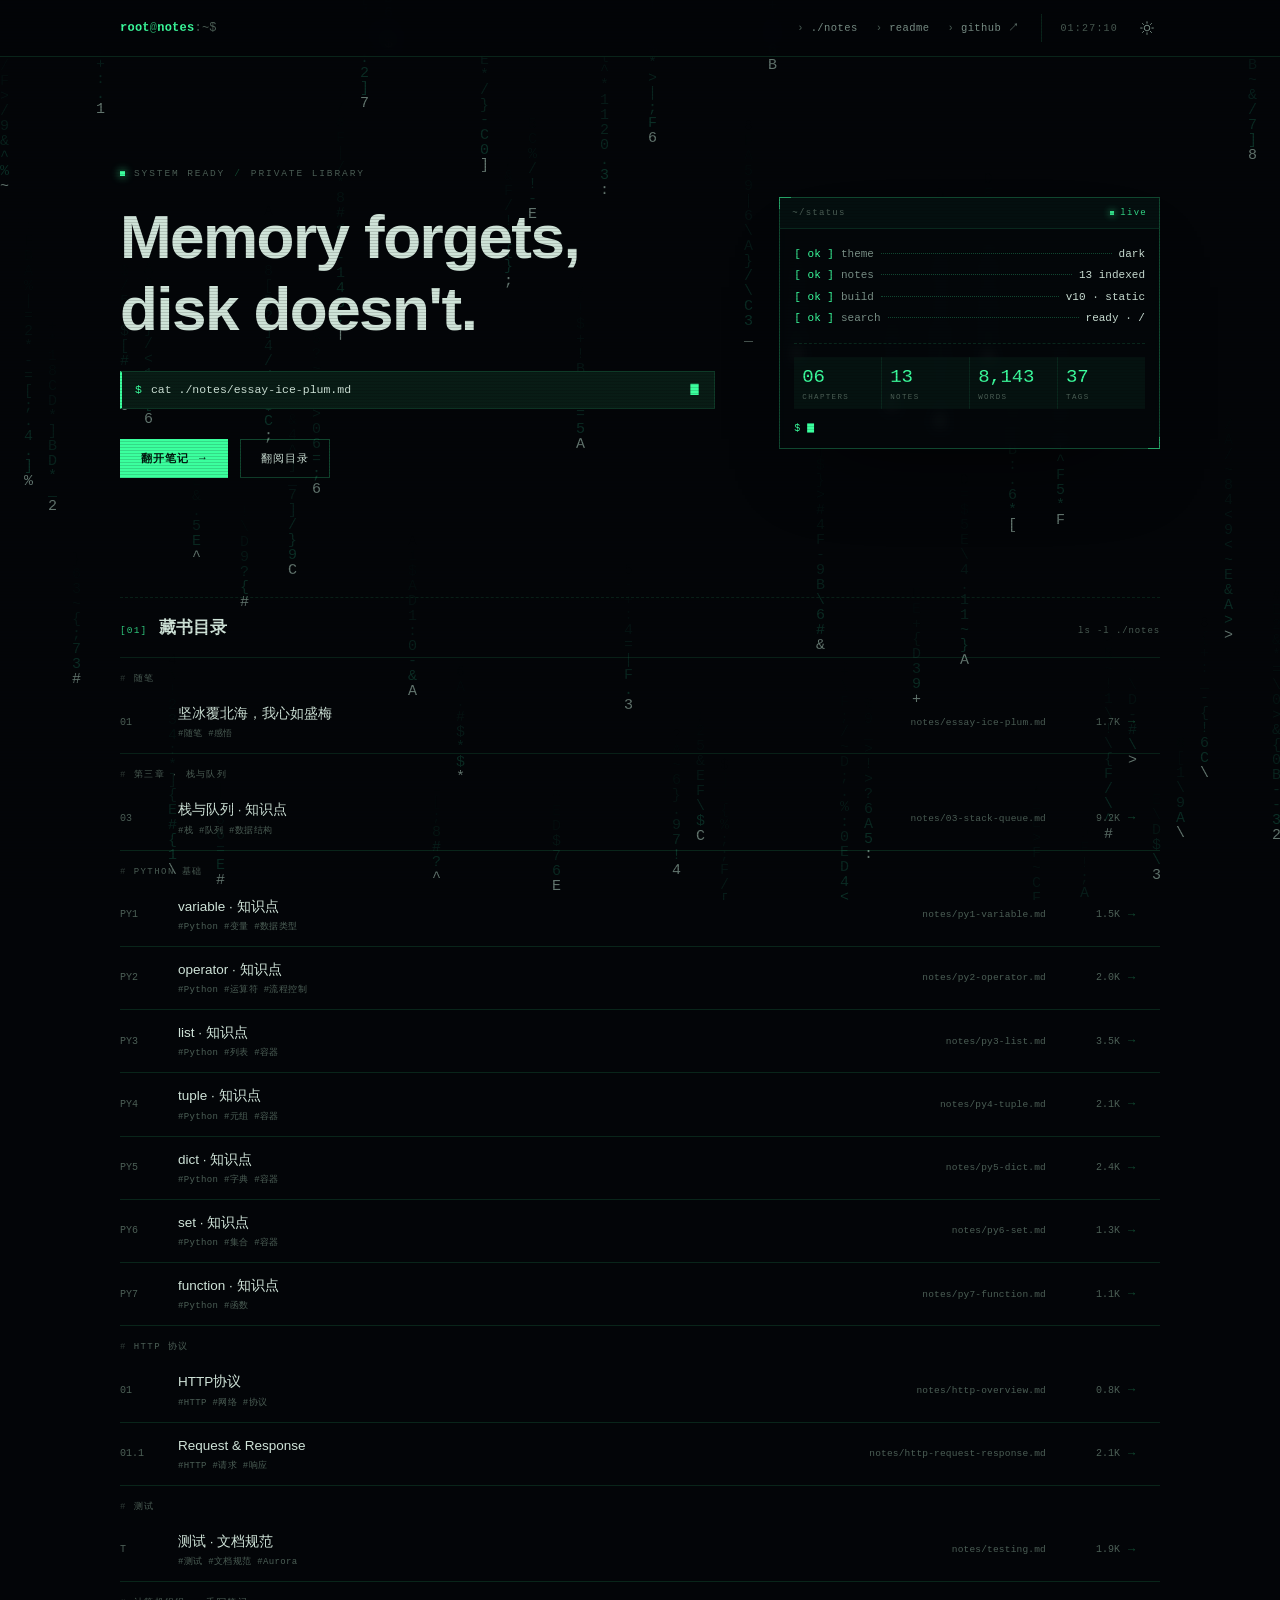
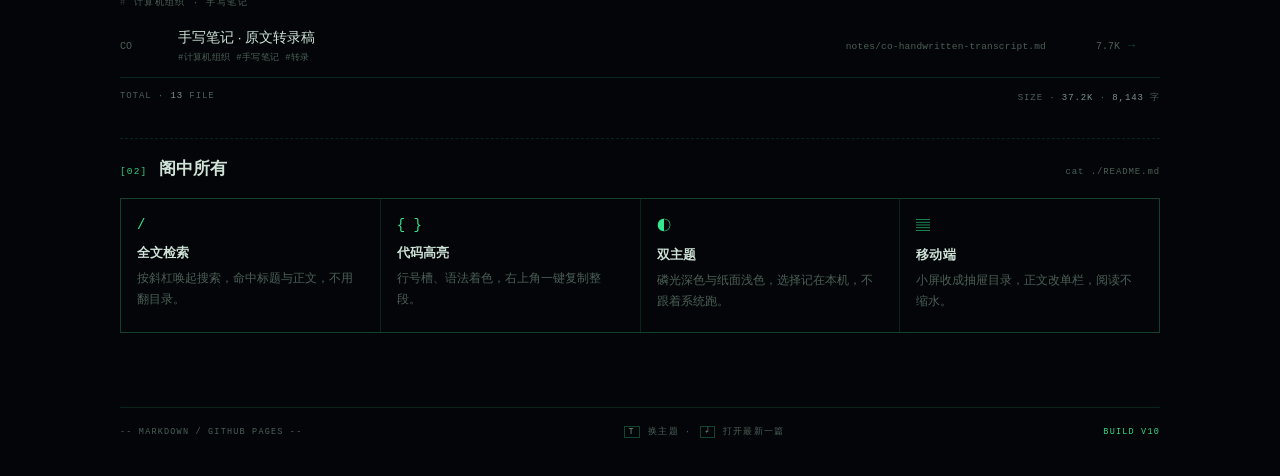
<file: index.html>
<!doctype html>
<html lang="zh-CN" data-theme="dark">
<head>
<meta charset="utf-8" />
<script>document.documentElement.classList.add("js");(function(){try{var t=localStorage.getItem("notes.theme");if(t==="light")document.documentElement.setAttribute("data-theme","light");}catch(e){}})();</script>
<script>
/* 旧链接兼容：以前 index.html#/<id> 直接指向笔记，现在阅读页是 read.html */
(function () {
  var h = location.hash || "";
  if (/^#\/\S/.test(h)) location.replace("read.html" + h);
})();
</script>
<meta name="viewport" content="width=device-width, initial-scale=1" />
<title>root@notes:~</title>
<meta name="description" content="root@notes — 一间存笔记的小书阁。数据结构与算法，一章一章往下写。" />
<meta name="theme-color" content="#030508" />
<link rel="icon" href="data:image/svg+xml,<svg xmlns='http://www.w3.org/2000/svg' viewBox='0 0 32 32'><rect width='32' height='32' fill='%23030508'/><rect x='8' y='9' width='3' height='14' fill='%233BFF9E'/><rect x='14' y='9' width='3' height='6' fill='%233BFF9E'/><rect x='20' y='9' width='3' height='6' fill='%233BFF9E'/><rect x='14' y='18' width='9' height='3' fill='%233BFF9E'/></svg>" />
<link rel="stylesheet" href="assets/home.css?v=6" />
</head>
<body>

<canvas id="scene" aria-hidden="true"></canvas>
<div class="crt" aria-hidden="true"></div>

<header class="bar">
  <div class="bar-in">
    <a class="logo" href="./">root<span class="at">@</span>notes<span class="path">:~$</span></a>
    <nav class="bar-nav">
      <a class="bar-link" href="read.html">./notes</a>
      <a class="bar-link" href="README.md">readme</a>
      <a class="bar-link" href="https://github.com/z-kyle1219/notes" target="_blank" rel="noopener">github ↗</a>
    </nav>
    <div class="bar-meta">
      <span class="clock" id="clock">--:--:--</span>
      <button class="icon-btn" id="themeBtn" aria-label="切换主题"></button>
    </div>
  </div>
</header>

<main class="shell">

  <section class="hero">
    <div class="hero-copy">
      <p class="kicker">
        <span class="led"></span>system ready
        <span class="sep">/</span>
        private library
      </p>

      <h1>Memory forgets,<br />disk doesn't.</h1>

      <div class="termline">
        <span class="ps1">$</span>
        <span class="cmd" id="cmdText"></span>
        <span class="caret">▊</span>
      </div>

      <div class="cta">
        <a class="btn solid" id="ctaMain" href="read.html#/ds-stack-queue">翻开笔记 <span class="arw">→</span></a>
        <a class="btn" href="#index">翻阅目录</a>
      </div>
    </div>

    <aside class="panel" aria-label="站点状态">
      <div class="panel-bar">
        <span>~/status</span>
        <span class="live"><i></i>live</span>
      </div>
      <div class="panel-body">
        <div class="bootline"><span class="ok">[ ok ]</span><span class="k">theme</span><span class="dots"></span><span class="v" data-boot="theme">dark</span></div>
        <div class="bootline"><span class="ok">[ ok ]</span><span class="k">notes</span><span class="dots"></span><span class="v" data-boot="notes">— indexed</span></div>
        <div class="bootline"><span class="ok">[ ok ]</span><span class="k">build</span><span class="dots"></span><span class="v">v10 · static</span></div>
        <div class="bootline"><span class="ok">[ ok ]</span><span class="k">search</span><span class="dots"></span><span class="v">ready · /</span></div>

        <hr />

        <div class="stats">
          <div class="stat"><div class="n" id="statChapters">00</div><div class="l">chapters</div></div>
          <div class="stat"><div class="n" id="statNotes">00</div><div class="l">notes</div></div>
          <div class="stat"><div class="n" id="statWords">—</div><div class="l">words</div></div>
          <div class="stat"><div class="n" id="statTags">00</div><div class="l">tags</div></div>
        </div>

        <div class="panel-foot">
          <span class="ps1">$</span>
          <span class="caret">▊</span>
        </div>
      </div>
    </aside>
  </section>

  <section class="sec" id="index">
    <div class="sec-head">
      <span class="sec-num">[01]</span>
      <h2>藏书目录</h2>
      <span class="sec-note">ls -l ./notes</span>
    </div>

    <div class="idx" id="chapterList">
      <div class="idx-empty">正在读取 notes/index.json …</div>
    </div>

    <div class="idx-foot">
      <span id="idxTotal">TOTAL · —</span>
      <span id="idxSize">SIZE · —</span>
    </div>
  </section>

  <section class="sec">
    <div class="sec-head">
      <span class="sec-num">[02]</span>
      <h2>阁中所有</h2>
      <span class="sec-note">cat ./README.md</span>
    </div>

    <div class="caps">
      <div class="cap">
        <span class="sym">/</span>
        <h3>全文检索</h3>
        <p>按斜杠唤起搜索，命中标题与正文，不用翻目录。</p>
      </div>
      <div class="cap">
        <span class="sym">{ }</span>
        <h3>代码高亮</h3>
        <p>行号槽、语法着色，右上角一键复制整段。</p>
      </div>
      <div class="cap">
        <span class="sym">◐</span>
        <h3>双主题</h3>
        <p>磷光深色与纸面浅色，选择记在本机，不跟着系统跑。</p>
      </div>
      <div class="cap">
        <span class="sym">▤</span>
        <h3>移动端</h3>
        <p>小屏收成抽屉目录，正文改单栏，阅读不缩水。</p>
      </div>
    </div>
  </section>

  <footer class="foot">
    <span>-- markdown / github pages --</span>
    <span class="hint"><kbd>t</kbd> 换主题 · <kbd>↵</kbd> 打开最新一篇</span>
    <span class="build">BUILD v10</span>
  </footer>

</main>

<script src="assets/scene.js?v=8"></script>
<script src="assets/home.js?v=3"></script>
</body>
</html>
</file>
<file: assets/home.css>
/* ═══════════════════════════════════════════════════════
   NOTES // TERMINAL — HOMEPAGE
   沿用阅读页的配色、字体与 CRT 观感，只做首页组件。
   ═══════════════════════════════════════════════════════ */

:root {
  --bg: #F7F9F8;
  --ink: #0A1512;
  --ink-2: #4A5C55;
  --ink-3: #86988F;
  --accent: #0B9E63;
  --accent-2: #0A7FA8;
  --accent-soft: rgba(11, 158, 99, .10);
  --line: rgba(10, 21, 18, .12);
  --line-2: rgba(10, 21, 18, .22);
  --veil: rgba(247, 249, 248, .90);
  --panel: rgba(255, 255, 255, .78);
  --panel-head: rgba(11, 158, 99, .05);
  --shadow: 0 30px 70px -40px rgba(12, 34, 26, .35);
  --hard: #C0392B;

  --sans: -apple-system, BlinkMacSystemFont, "Segoe UI", "PingFang SC", "Microsoft YaHei", "Hiragino Sans GB", sans-serif;
  --mono: "JetBrains Mono", "Cascadia Code", "SF Mono", "Consolas", "Menlo", monospace;
  --ease: cubic-bezier(.22, 1, .36, 1);
  --maxw: 1120px;
}

[data-theme="dark"] {
  --bg: #030508;
  --ink: #CFE3D8;
  --ink-2: #7B9188;
  --ink-3: #4C5F56;
  --accent: #3BFF9E;
  --accent-2: #00D9FF;
  --accent-soft: rgba(59, 255, 158, .09);
  --line: rgba(59, 255, 158, .13);
  --line-2: rgba(59, 255, 158, .26);
  --veil: rgba(3, 5, 8, .90);
  --panel: rgba(4, 8, 11, .66);
  --panel-head: rgba(59, 255, 158, .035);
  --shadow: 0 40px 90px -50px rgba(0, 0, 0, .9);
  --hard: #FF6B7A;
}

* { box-sizing: border-box; }
html { scroll-behavior: smooth; }
body {
  margin: 0;
  background: var(--bg);
  color: var(--ink);
  font-family: var(--sans);
  -webkit-font-smoothing: antialiased;
  text-rendering: optimizeLegibility;
  overflow-x: hidden;
}
::selection { background: var(--accent); color: #01120A; }

::-webkit-scrollbar { width: 9px; height: 9px; }
::-webkit-scrollbar-track { background: transparent; }
::-webkit-scrollbar-thumb {
  background: var(--line-2);
  border: 2px solid transparent;
  background-clip: content-box;
}
::-webkit-scrollbar-thumb:hover { background: var(--accent); background-clip: content-box; }

/* ─── 背景：字符雨 + 扫描线 ───────────────────────────── */
#scene {
  position: fixed;
  inset: 0;
  width: 100%;
  height: 100%;
  z-index: 0;
  opacity: .45;
  pointer-events: none;
}
[data-theme="light"] #scene { opacity: .09; }

.crt {
  position: fixed;
  inset: 0;
  z-index: 60;
  pointer-events: none;
  background-image: repeating-linear-gradient(
    180deg,
    rgba(0, 0, 0, .26) 0px,
    rgba(0, 0, 0, .26) 1px,
    transparent 1px,
    transparent 3px
  );
  opacity: .55;
  mix-blend-mode: multiply;
}
[data-theme="light"] .crt {
  background-image: repeating-linear-gradient(
    180deg,
    rgba(0, 0, 0, .05) 0px,
    rgba(0, 0, 0, .05) 1px,
    transparent 1px,
    transparent 3px
  );
  mix-blend-mode: normal;
}

.shell {
  position: relative;
  z-index: 1;
  max-width: var(--maxw);
  margin: 0 auto;
  padding: 0 40px;
}

/* ─── 顶栏 ─────────────────────────────────────────────── */
.bar {
  position: sticky;
  top: 0;
  z-index: 40;
  background: var(--veil);
  -webkit-backdrop-filter: blur(10px);
  backdrop-filter: blur(10px);
  border-bottom: 1px solid var(--line);
}
.bar-in {
  max-width: var(--maxw);
  margin: 0 auto;
  padding: 0 40px;
  height: 56px;
  display: flex;
  align-items: center;
  gap: 22px;
}
.logo {
  font-family: var(--mono);
  font-size: 12px;
  font-weight: 600;
  letter-spacing: .02em;
  color: var(--accent);
  text-decoration: none;
  white-space: nowrap;
}
.logo .at { opacity: .55; }
.logo .path { color: var(--ink-3); font-weight: 400; }
.bar-nav {
  display: flex;
  align-items: center;
  gap: 18px;
  margin-left: auto;
}
.bar-link {
  font-family: var(--mono);
  font-size: 10.5px;
  letter-spacing: .04em;
  color: var(--ink-2);
  text-decoration: none;
  padding: 4px 0;
  border-bottom: 1px solid transparent;
  transition: color .16s, border-color .16s;
}
.bar-link::before { content: "› "; color: var(--ink-3); }
.bar-link:hover { color: var(--accent); border-bottom-color: var(--accent); }
.bar-link:hover::before { color: var(--accent); }

.bar-meta {
  display: flex;
  align-items: center;
  gap: 14px;
  padding-left: 18px;
  border-left: 1px solid var(--line);
}
.clock {
  font-family: var(--mono);
  font-size: 10px;
  letter-spacing: .12em;
  color: var(--ink-3);
  font-variant-numeric: tabular-nums;
}
.icon-btn {
  width: 28px;
  height: 28px;
  display: grid;
  place-items: center;
  background: none;
  border: 1px solid transparent;
  color: var(--ink-2);
  cursor: pointer;
  transition: color .15s, border-color .15s;
}
.icon-btn:hover { color: var(--accent); border-color: var(--line); }

/* ─── 首屏 ─────────────────────────────────────────────── */
.hero {
  display: grid;
  grid-template-columns: minmax(0, 1.22fr) minmax(300px, .78fr);
  gap: clamp(32px, 5vw, 76px);
  align-items: center;
  min-height: clamp(470px, 60vh, 620px);
  padding: 48px 0 56px;
}

.kicker {
  display: flex;
  align-items: center;
  gap: 9px;
  font-family: var(--mono);
  font-size: 9.5px;
  letter-spacing: .2em;
  text-transform: uppercase;
  color: var(--ink-3);
  margin: 0 0 22px;
}
.kicker .led {
  width: 5px;
  height: 5px;
  background: var(--accent);
  box-shadow: 0 0 8px var(--accent);
  animation: pulse 2.6s var(--ease) infinite;
}
@keyframes pulse {
  0%, 100% { opacity: 1; transform: scale(1); }
  50% { opacity: .35; transform: scale(.75); }
}
.kicker .sep { color: var(--line-2); }

.hero h1 {
  margin: 0 0 26px;
  font-size: clamp(36px, 5.4vw, 62px);
  font-weight: 600;
  line-height: 1.16;
  letter-spacing: -.025em;
  color: var(--ink);
}
.hero h1 .hl {
  color: var(--accent);
  text-shadow: 0 0 34px var(--accent-soft);
}
.hero h1 .slash {
  font-family: var(--mono);
  font-weight: 400;
  font-size: .42em;
  color: var(--accent);
  opacity: .5;
  vertical-align: .62em;
  margin-right: .28em;
  letter-spacing: 0;
}

.lede {
  margin: 0 0 30px;
  max-width: 33em;
  font-size: 15px;
  line-height: 1.82;
  color: var(--ink-2);
}
.lede b { color: var(--ink); font-weight: 500; }
.lede .mono {
  font-family: var(--mono);
  font-size: .86em;
  color: var(--accent);
  background: var(--accent-soft);
  padding: .1em .35em;
  white-space: nowrap;
}

.termline {
  display: flex;
  align-items: center;
  gap: 9px;
  margin: 0 0 30px;
  padding: 10px 13px;
  border: 1px solid var(--line);
  border-left: 2px solid var(--accent);
  background: linear-gradient(var(--accent-soft), var(--accent-soft)) var(--bg);
  font-family: var(--mono);
  font-size: 11.5px;
  color: var(--ink-2);
  min-height: 38px;
}
.termline .ps1 { color: var(--accent); flex: 0 0 auto; }
.termline .cmd {
  flex: 1;
  min-width: 0;
  color: var(--ink);
  white-space: nowrap;
  overflow: hidden;
  text-overflow: ellipsis;
}
.caret {
  color: var(--accent);
  animation: blink 1.15s steps(1) infinite;
  flex: 0 0 auto;
}
@keyframes blink {
  0%, 49% { opacity: 1; }
  50%, 100% { opacity: 0; }
}

.cta { display: flex; flex-wrap: wrap; gap: 12px; }
.btn {
  display: inline-flex;
  align-items: center;
  gap: 10px;
  padding: 11px 20px;
  font-family: var(--mono);
  font-size: 11px;
  letter-spacing: .09em;
  text-transform: uppercase;
  text-decoration: none;
  color: var(--ink);
  border: 1px solid var(--line-2);
  background: transparent;
  transition: color .18s, border-color .18s, background .18s, box-shadow .3s, transform .18s;
}
.btn .arw { transition: transform .25s var(--ease); }
.btn:hover {
  color: var(--accent);
  border-color: var(--accent);
  box-shadow: 0 0 34px -14px var(--accent);
}
.btn:hover .arw { transform: translateX(4px); }
.btn.solid {
  background: var(--accent);
  border-color: var(--accent);
  color: #01120A;
  font-weight: 600;
}
.btn.solid:hover {
  color: #01120A;
  box-shadow: 0 0 44px -10px var(--accent);
  transform: translateY(-1px);
}
[data-theme="dark"] .btn.solid { color: #02180E; }

/* ─── 状态面板 ─────────────────────────────────────────── */
.panel {
  position: relative;
  border: 1px solid var(--line-2);
  background: var(--panel);
  -webkit-backdrop-filter: blur(6px);
  backdrop-filter: blur(6px);
  box-shadow: var(--shadow);
}
.panel::before,
.panel::after {
  content: "";
  position: absolute;
  width: 11px;
  height: 11px;
  border: 1px solid var(--accent);
  opacity: .5;
  pointer-events: none;
}
.panel::before { top: -1px; left: -1px; border-right: 0; border-bottom: 0; }
.panel::after { bottom: -1px; right: -1px; border-left: 0; border-top: 0; }

.panel-bar {
  display: flex;
  align-items: center;
  justify-content: space-between;
  height: 31px;
  padding: 0 12px;
  border-bottom: 1px solid var(--line);
  background: var(--panel-head);
  font-family: var(--mono);
  font-size: 9px;
  letter-spacing: .14em;
  color: var(--ink-3);
}
.panel-bar .live {
  display: inline-flex;
  align-items: center;
  gap: 6px;
  color: var(--accent);
  opacity: .85;
}
.panel-bar .live i {
  width: 4px;
  height: 4px;
  background: var(--accent);
  box-shadow: 0 0 7px var(--accent);
  animation: pulse 2s var(--ease) infinite;
}

.panel-body { padding: 15px 14px 13px; }

.bootline {
  display: flex;
  align-items: baseline;
  gap: 7px;
  font-family: var(--mono);
  font-size: 11px;
  line-height: 1.95;
  white-space: nowrap;
}
.bootline .ok { color: var(--accent); flex: 0 0 auto; }
.bootline .k { color: var(--ink-2); }
.bootline .dots {
  flex: 1 1 auto;
  min-width: 8px;
  border-bottom: 1px dotted var(--line-2);
  transform: translateY(-3px);
}
.bootline .v { color: var(--ink); flex: 0 0 auto; }

.panel hr {
  border: 0;
  border-top: 1px dashed var(--line);
  margin: 14px 0 13px;
}

.stats {
  display: grid;
  grid-template-columns: repeat(4, 1fr);
  gap: 1px;
  background: var(--line);
}
.stat {
  background: var(--panel);
  padding: 9px 8px 8px;
}
.stat .n {
  font-family: var(--mono);
  font-size: 19px;
  line-height: 1.2;
  color: var(--accent);
  font-variant-numeric: tabular-nums;
  letter-spacing: -.01em;
}
.stat .l {
  margin-top: 4px;
  font-family: var(--mono);
  font-size: 7.5px;
  letter-spacing: .18em;
  text-transform: uppercase;
  color: var(--ink-3);
}

.panel-foot {
  display: flex;
  align-items: center;
  gap: 6px;
  margin-top: 12px;
  font-family: var(--mono);
  font-size: 10px;
  color: var(--ink-3);
}
.panel-foot .ps1 { color: var(--accent); }

/* 入场 */
.js .hero-copy {
  opacity: 0;
  animation: rise .6s var(--ease) .06s forwards;
}
.js .bootline {
  opacity: 0;
  transform: translateY(5px);
}
.js .panel-body.ready .bootline {
  animation: rise .42s var(--ease) forwards;
  animation-delay: calc(var(--d, 0) * 60ms);
}
@keyframes rise {
  to { opacity: 1; transform: none; }
}

/* ─── 区块标题 ─────────────────────────────────────────── */
.sec {
  padding: 18px 0 34px;
  border-top: 1px dashed var(--line);
  scroll-margin-top: 72px;
}
.sec-head {
  display: flex;
  align-items: baseline;
  gap: 12px;
  margin-bottom: 18px;
}
.sec-num {
  font-family: var(--mono);
  font-size: 9.5px;
  letter-spacing: .12em;
  color: var(--accent);
  opacity: .8;
}
.sec-head h2 {
  margin: 0;
  font-size: 17px;
  font-weight: 600;
  letter-spacing: -.01em;
}
.sec-note {
  margin-left: auto;
  font-family: var(--mono);
  font-size: 9px;
  letter-spacing: .1em;
  color: var(--ink-3);
}

/* ─── 索引表 ───────────────────────────────────────────── */
.idx { border-top: 1px solid var(--line); }
.idx-group {
  padding: 14px 0 6px;
  font-family: var(--mono);
  font-size: 9px;
  letter-spacing: .16em;
  text-transform: uppercase;
  color: var(--ink-3);
}
.idx-group::before { content: "# "; opacity: .6; }

.idx-row {
  display: grid;
  grid-template-columns: 46px minmax(0, 1fr) auto 62px 18px;
  align-items: center;
  gap: 12px;
  padding: 13px 10px 13px 0;
  border-bottom: 1px solid var(--line);
  text-decoration: none;
  color: var(--ink);
  position: relative;
  transition: background .18s, padding .18s;
}
.idx-row::before {
  content: "";
  position: absolute;
  left: 0;
  top: 0;
  bottom: 0;
  width: 2px;
  background: var(--accent);
  opacity: 0;
  transition: opacity .18s;
}
.idx-row:hover { background: var(--accent-soft); padding-left: 10px; }
.idx-row:hover::before { opacity: 1; }

.r-num {
  font-family: var(--mono);
  font-size: 10px;
  color: var(--ink-3);
  font-variant-numeric: tabular-nums;
}
.r-main { min-width: 0; }
.r-title {
  display: block;
  font-size: 13.5px;
  line-height: 1.5;
  white-space: nowrap;
  overflow: hidden;
  text-overflow: ellipsis;
  transition: color .16s;
}
.idx-row:hover .r-title { color: var(--accent); }
.r-tags {
  display: block;
  margin-top: 3px;
  min-height: 13px;
  font-family: var(--mono);
  font-size: 9px;
  letter-spacing: .04em;
  color: var(--ink-3);
  white-space: nowrap;
  overflow: hidden;
  text-overflow: ellipsis;
}
.r-file {
  font-family: var(--mono);
  font-size: 9.5px;
  letter-spacing: .02em;
  color: var(--ink-3);
  white-space: nowrap;
  overflow: hidden;
  text-overflow: ellipsis;
  max-width: 220px;
}
.r-size {
  font-family: var(--mono);
  font-size: 10px;
  color: var(--ink-3);
  text-align: right;
  font-variant-numeric: tabular-nums;
}
.r-go {
  font-family: var(--mono);
  font-size: 12px;
  color: var(--accent);
  opacity: .28;
  transform: translateX(-4px);
  transition: opacity .18s, transform .25s var(--ease);
}
.idx-row:hover .r-go { opacity: 1; transform: none; }

.idx-foot {
  display: flex;
  flex-wrap: wrap;
  gap: 8px 18px;
  justify-content: space-between;
  padding-top: 13px;
  font-family: var(--mono);
  font-size: 9px;
  letter-spacing: .1em;
  text-transform: uppercase;
  color: var(--ink-3);
}
.idx-foot b { color: var(--ink-2); font-weight: 400; }
.idx-empty {
  padding: 34px 0;
  font-family: var(--mono);
  font-size: 11px;
  color: var(--ink-3);
}

/* ─── 特性 ─────────────────────────────────────────────── */
.caps {
  display: grid;
  grid-template-columns: repeat(4, 1fr);
  gap: 1px;
  background: var(--line);
  border: 1px solid var(--line);
}
.cap {
  background: var(--bg);
  padding: 18px 16px 20px;
  transition: background .2s;
}
.cap:hover { background: var(--accent-soft); }
.cap .sym {
  font-family: var(--mono);
  font-size: 14px;
  color: var(--accent);
  opacity: .9;
  margin-bottom: 12px;
  display: block;
}
.cap h3 {
  margin: 0 0 6px;
  font-size: 12.5px;
  font-weight: 600;
  letter-spacing: .01em;
}
.cap p {
  margin: 0;
  font-size: 11.5px;
  line-height: 1.8;
  color: var(--ink-3);
}

/* ─── 页脚 ─────────────────────────────────────────────── */
.foot {
  display: flex;
  flex-wrap: wrap;
  gap: 10px 24px;
  align-items: center;
  justify-content: space-between;
  margin-top: 40px;
  padding: 18px 0 40px;
  border-top: 1px solid var(--line);
  font-family: var(--mono);
  font-size: 8.5px;
  letter-spacing: .14em;
  text-transform: uppercase;
  color: var(--ink-3);
}
.foot .hint kbd {
  font-family: inherit;
  border: 1px solid var(--line-2);
  padding: 0 4px;
  margin: 0 2px;
  color: var(--ink-2);
}
.foot .build { color: var(--accent); opacity: .85; }

/* ─── 响应式 ───────────────────────────────────────────── */
@media (max-width: 960px) {
  .hero {
    grid-template-columns: 1fr;
    gap: 44px;
    min-height: 0;
    padding: 52px 0 56px;
  }
  .panel { max-width: 460px; }
  .caps { grid-template-columns: repeat(2, 1fr); }
}
@media (max-width: 720px) {
  .shell, .bar-in { padding: 0 20px; }
  .bar-nav .bar-link { display: none; }
  .bar-meta { margin-left: auto; border-left: 0; padding-left: 0; }
  .hero h1 { font-size: clamp(30px, 9vw, 42px); }
  .lede { font-size: 14px; }
  .idx-row { grid-template-columns: 34px minmax(0, 1fr) 56px 16px; }
  .r-file { display: none; }
  .sec-note { display: none; }
  .btn { padding: 10px 16px; font-size: 10.5px; }
  .foot { font-size: 8px; }
}
@media (max-width: 460px) {
  .r-size { display: none; }
  .idx-row { grid-template-columns: 30px minmax(0, 1fr) 16px; }
  .caps { grid-template-columns: 1fr; }
  .panel-body { padding: 13px 12px 12px; }
}

@media (prefers-reduced-motion: reduce) {
  * { animation-duration: .01ms !important; animation-iteration-count: 1 !important; transition-duration: .01ms !important; }
  .js .hero-copy, .js .bootline { opacity: 1; transform: none; }
  html { scroll-behavior: auto; }
}

/* ─── 键盘焦点 ─────────────────────────────────────────── */
a:focus-visible,
button:focus-visible {
  outline: 1px solid var(--accent);
  outline-offset: 3px;
}
</file>
